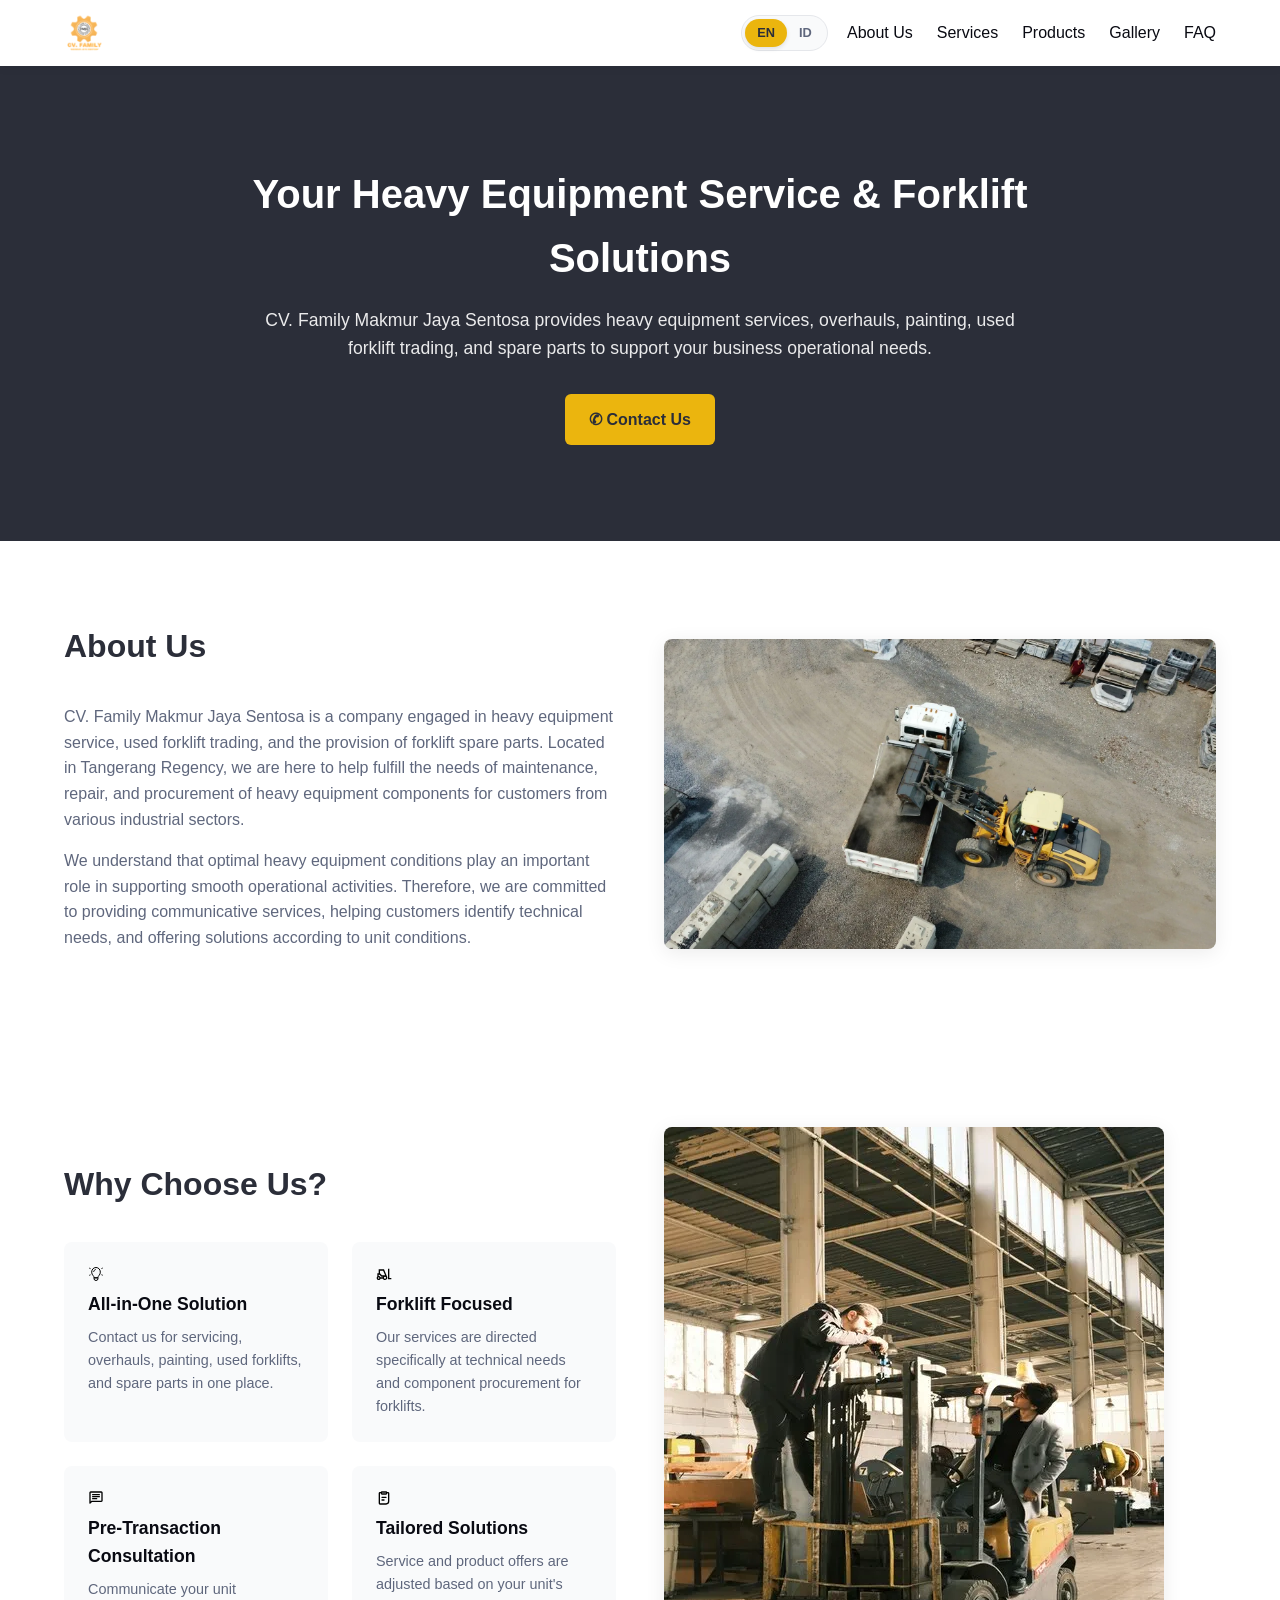
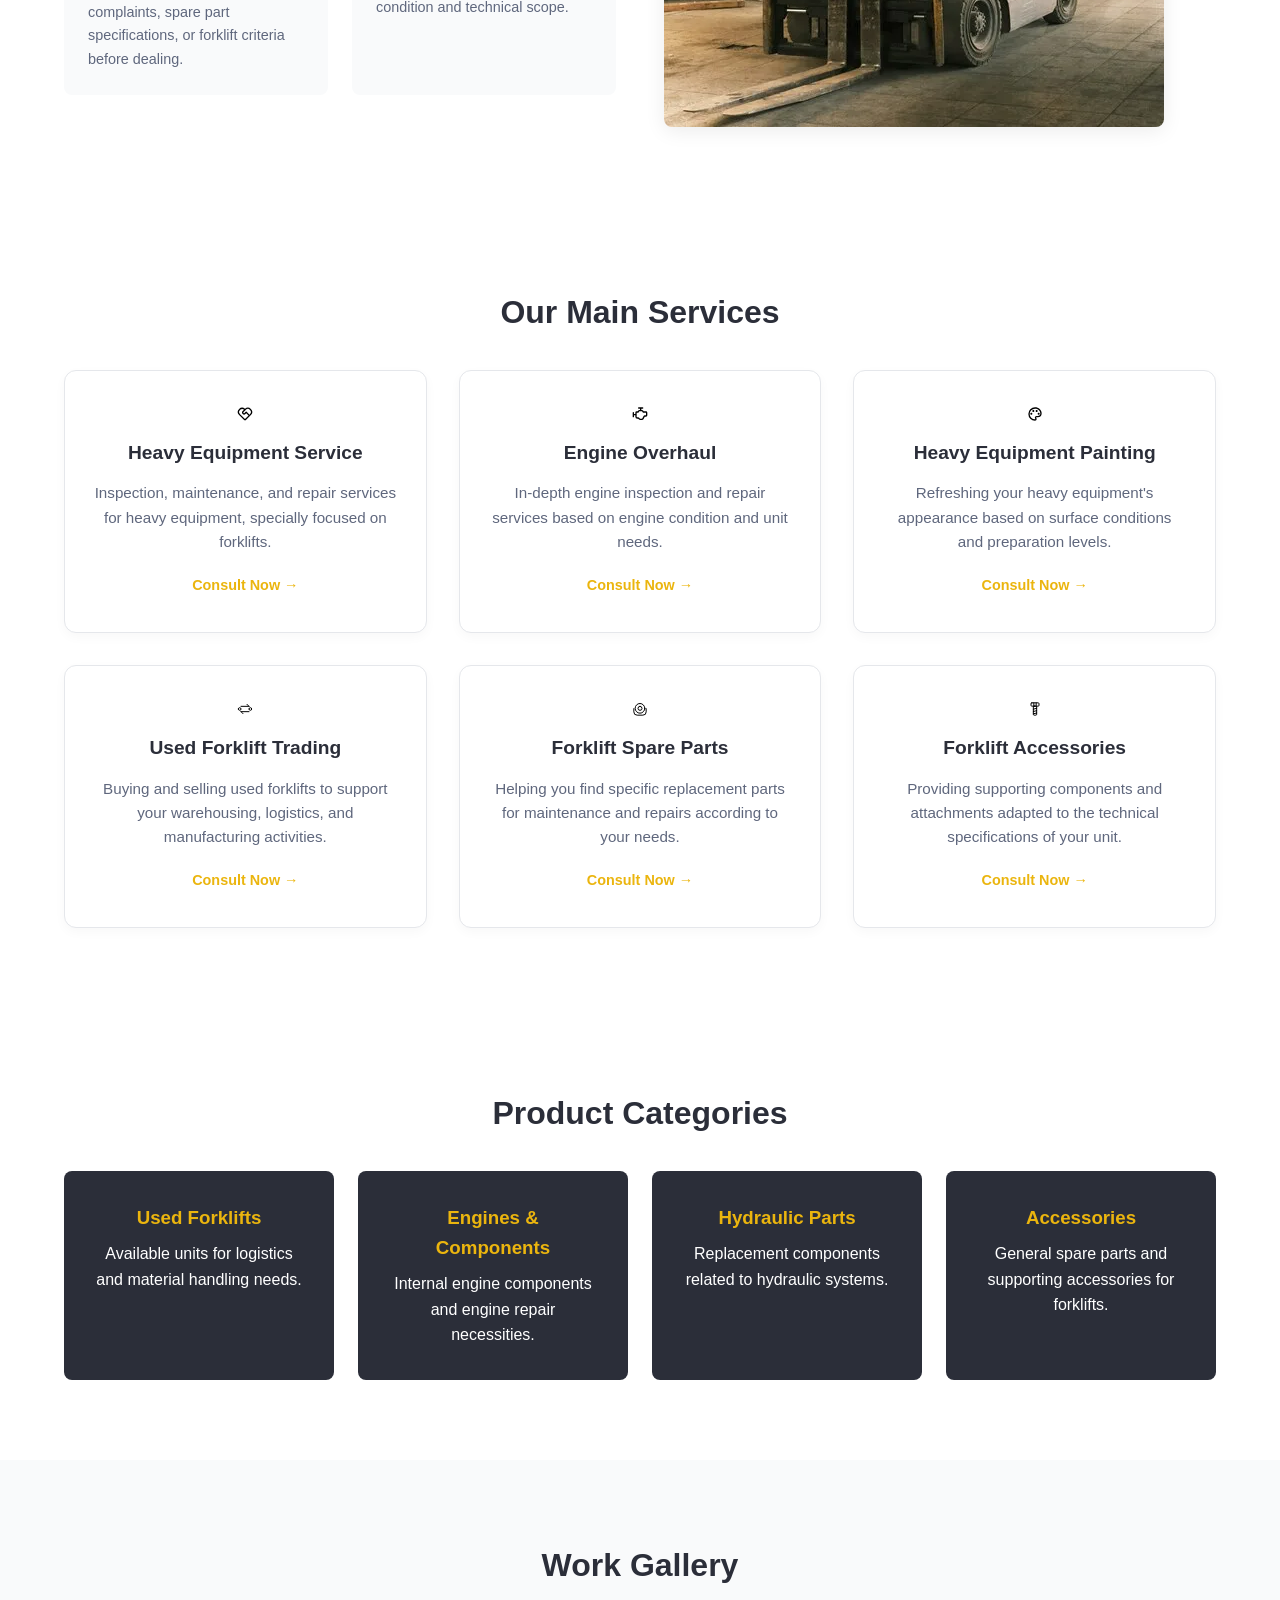
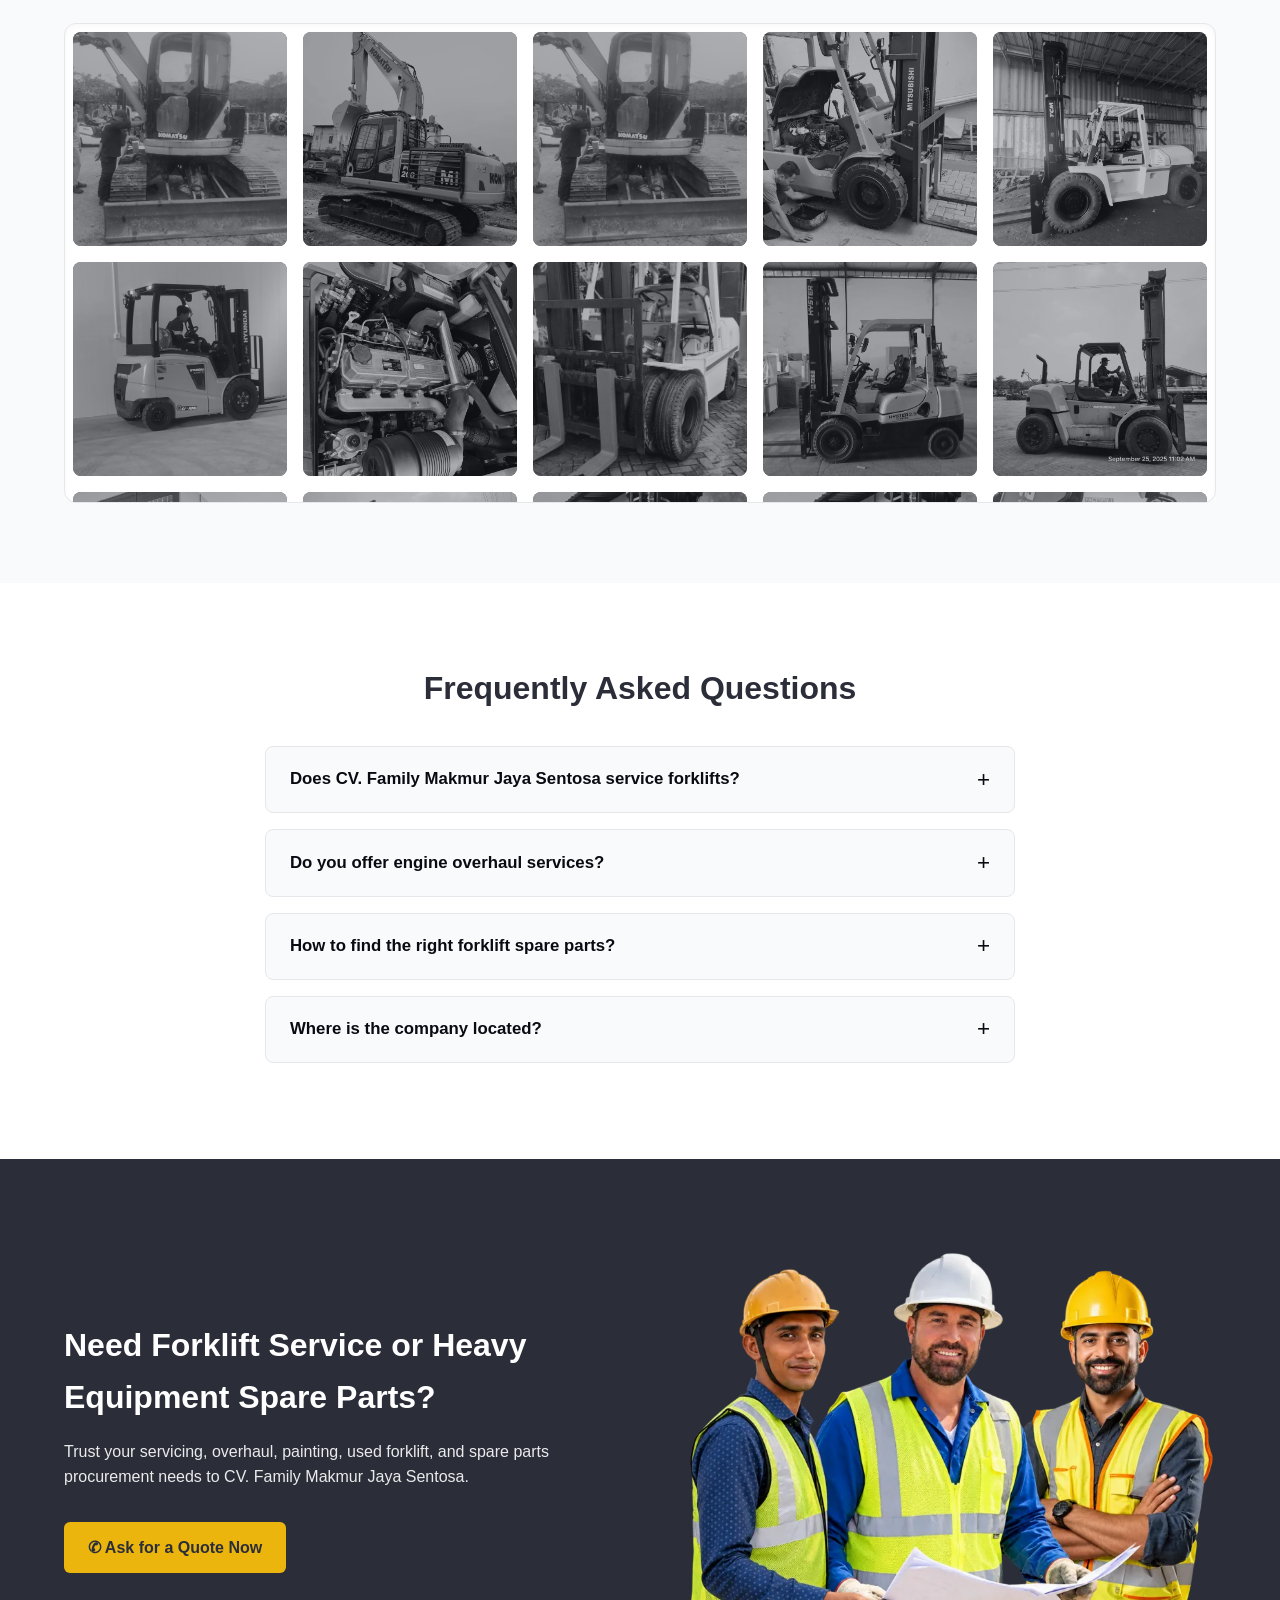
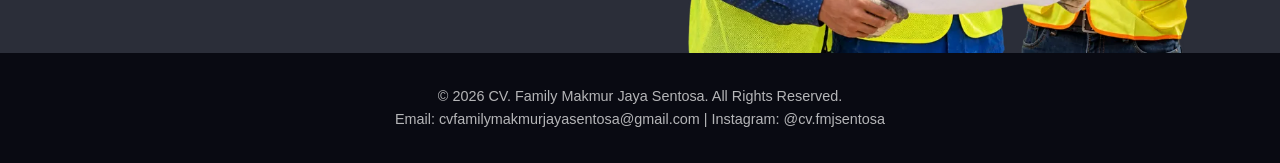
<file: public/index.html>
<!DOCTYPE html>
<html lang="en">
<head>
    <meta charset="UTF-8">
    <meta name="viewport" content="width=device-width, initial-scale=1.0">
    <link rel="icon" type="image/svg+xml" href="assets/icons/logo.svg">
    <title>CV Family Makmur Jaya Sentosa | Servis Forklift Tangerang</title>
    <meta name="description" content="CV. Family Makmur Jaya Sentosa provides heavy equipment service, engine overhaul, painting, used forklift trading, and forklift spare parts in the Tangerang area.">
    <link rel="stylesheet" href="css/main.css">
</head>
<body>
    <header class="site-header">
        <div class="container nav-wrapper">
            <a href="#" class="logo">
                <img src="assets/icons/logo.svg" alt="Logo">
            </a>

            <div class="header-right">
                <div class="lang-switch">
                    <a href="index.html" class="lang-btn active">EN</a>
                    <a href="id.html" class="lang-btn">ID</a>
                </div>

                <input type="checkbox" id="menu-toggle" class="menu-toggle">
                <label for="menu-toggle" class="menu-icon">&#9776;</label>

                <nav class="main-nav">
                    <ul>
                        <li><a href="#about">About Us</a></li>
                        <li><a href="#services">Services</a></li>
                        <li><a href="#products">Products</a></li>
                        <li><a href="#gallery">Gallery</a></li>
                        <li><a href="#faq">FAQ</a></li>
                    </ul>
                </nav>
            </div>
        </div>
    </header>

    <main>
        <section id="hero" class="hero-section">
            <div class="container hero-content">
                <h1 class="hero-title">Your Heavy Equipment Service & Forklift Solutions</h1>
                <p class="hero-subtitle">CV. Family Makmur Jaya Sentosa provides heavy equipment services, overhauls, painting, used forklift trading, and spare parts to support your business operational needs.</p>
                <a href="https://wa.me/6281315165857" class="btn btn-primary" target="_blank" rel="noopener noreferrer">
                    <span class="icon">&#9990;</span> Contact Us
                </a>
            </div>
        </section>

        <section id="about" class="about-section">
            <div class="container about-wrapper">
                <div class="about-content">
                    <h2 class="section-title">About Us</h2>
                    <p class="about-desc">CV. Family Makmur Jaya Sentosa is a company engaged in heavy equipment service, used forklift trading, and the provision of forklift spare parts. Located in Tangerang Regency, we are here to help fulfill the needs of maintenance, repair, and procurement of heavy equipment components for customers from various industrial sectors.</p>
                    <p class="about-desc">We understand that optimal heavy equipment conditions play an important role in supporting smooth operational activities. Therefore, we are committed to providing communicative services, helping customers identify technical needs, and offering solutions according to unit conditions.</p>
                </div>
                <div class="about-image">
                    <img src="assets/images/about.webp" alt="About CV Family Makmur Jaya Sentosa">
                </div>
            </div>
        </section>

        <section id="features" class="features-section">
            <div class="container features-wrapper">
                <div class="features-content">
                    <h2 class="section-title">Why Choose Us?</h2>
                    <div class="features-grid">
                        <div class="feature-card">
                            <div class="feature-icon"><img src="assets/icons/idea.svg" alt="Idea"></div>
                            <h3 class="feature-title">All-in-One Solution</h3>
                            <p class="feature-desc">Contact us for servicing, overhauls, painting, used forklifts, and spare parts in one place.</p>
                        </div>
                        <div class="feature-card">
                            <div class="feature-icon"><img src="assets/icons/forklift.svg" alt="Forklift"></div>
                            <h3 class="feature-title">Forklift Focused</h3>
                            <p class="feature-desc">Our services are directed specifically at technical needs and component procurement for forklifts.</p>
                        </div>
                        <div class="feature-card">
                            <div class="feature-icon"><img src="assets/icons/chat.svg" alt="Chat"></div>
                            <h3 class="feature-title">Pre-Transaction Consultation</h3>
                            <p class="feature-desc">Communicate your unit complaints, spare part specifications, or forklift criteria before dealing.</p>
                        </div>
                        <div class="feature-card">
                            <div class="feature-icon"><img src="assets/icons/clipboard.svg" alt="Clipboard"></div>
                            <h3 class="feature-title">Tailored Solutions</h3>
                            <p class="feature-desc">Service and product offers are adjusted based on your unit's condition and technical scope.</p>
                        </div>
                    </div>
                </div>
                <div class="features-image">
                    <img src="assets/images/construction-work.webp" alt="Construction Work">
                </div>
            </div>
        </section>

        <section id="services" class="services-section">
            <div class="container">
                <h2 class="section-title text-center">Our Main Services</h2>
                <div class="services-grid">
                    <div class="service-card">
                        <div class="service-icon"><img src="assets/icons/service.svg" alt="Service"></div>
                        <h3 class="service-title">Heavy Equipment Service</h3>
                        <p class="service-desc">Inspection, maintenance, and repair services for heavy equipment, specially focused on forklifts.</p>
                        <a href="https://wa.me/6281315165857" class="service-link" target="_blank" rel="noopener noreferrer">Consult Now &rarr;</a>
                    </div>
                    <div class="service-card">
                        <div class="service-icon"><img src="assets/icons/engine.svg" alt="Engine"></div>
                        <h3 class="service-title">Engine Overhaul</h3>
                        <p class="service-desc">In-depth engine inspection and repair services based on engine condition and unit needs.</p>
                        <a href="https://wa.me/6281315165857" class="service-link" target="_blank" rel="noopener noreferrer">Consult Now &rarr;</a>
                    </div>
                    <div class="service-card">
                        <div class="service-icon"><img src="assets/icons/paint.svg" alt="Paint"></div>
                        <h3 class="service-title">Heavy Equipment Painting</h3>
                        <p class="service-desc">Refreshing your heavy equipment's appearance based on surface conditions and preparation levels.</p>
                        <a href="https://wa.me/6281315165857" class="service-link" target="_blank" rel="noopener noreferrer">Consult Now &rarr;</a>
                    </div>
                    <div class="service-card">
                        <div class="service-icon"><img src="assets/icons/trade.svg" alt="Trade"></div>
                        <h3 class="service-title">Used Forklift Trading</h3>
                        <p class="service-desc">Buying and selling used forklifts to support your warehousing, logistics, and manufacturing activities.</p>
                        <a href="https://wa.me/6281315165857" class="service-link" target="_blank" rel="noopener noreferrer">Consult Now &rarr;</a>
                    </div>
                    <div class="service-card">
                        <div class="service-icon"><img src="assets/icons/tire.svg" alt="Tire"></div>
                        <h3 class="service-title">Forklift Spare Parts</h3>
                        <p class="service-desc">Helping you find specific replacement parts for maintenance and repairs according to your needs.</p>
                        <a href="https://wa.me/6281315165857" class="service-link" target="_blank" rel="noopener noreferrer">Consult Now &rarr;</a>
                    </div>
                    <div class="service-card">
                        <div class="service-icon"><img src="assets/icons/bolt.svg" alt="Bolt"></div>
                        <h3 class="service-title">Forklift Accessories</h3>
                        <p class="service-desc">Providing supporting components and attachments adapted to the technical specifications of your unit.</p>
                        <a href="https://wa.me/6281315165857" class="service-link" target="_blank" rel="noopener noreferrer">Consult Now &rarr;</a>
                    </div>
                </div>
            </div>
        </section>

        <section id="products" class="products-section">
            <div class="container">
                <h2 class="section-title text-center">Product Categories</h2>
                <div class="products-grid">
                    <div class="product-card">
                        <h3 class="product-title">Used Forklifts</h3>
                        <p class="product-desc">Available units for logistics and material handling needs.</p>
                    </div>
                    <div class="product-card">
                        <h3 class="product-title">Engines & Components</h3>
                        <p class="product-desc">Internal engine components and engine repair necessities.</p>
                    </div>
                    <div class="product-card">
                        <h3 class="product-title">Hydraulic Parts</h3>
                        <p class="product-desc">Replacement components related to hydraulic systems.</p>
                    </div>
                    <div class="product-card">
                        <h3 class="product-title">Accessories</h3>
                        <p class="product-desc">General spare parts and supporting accessories for forklifts.</p>
                    </div>
                </div>
            </div>
        </section>

        <!-- Compact Scrollable Gallery with 21 Placeholders -->
        <section id="gallery" class="gallery-section bg-light">
            <div class="container">
                <h2 class="section-title text-center">Work Gallery</h2>
                <div class="gallery-scroll-box">
                    <div class="gallery-grid">
                        <div class="gallery-item"><img src="assets/images/portfolio/01.webp" alt="Gallery 1"></div>
                        <div class="gallery-item"><img src="assets/images/portfolio/02.webp" alt="Gallery 2"></div>
                        <div class="gallery-item"><img src="assets/images/portfolio/03.webp" alt="Gallery 3"></div>
                        <div class="gallery-item"><img src="assets/images/portfolio/04.webp" alt="Gallery 4"></div>
                        <div class="gallery-item"><img src="assets/images/portfolio/05.webp" alt="Gallery 5"></div>
                        <div class="gallery-item"><img src="assets/images/portfolio/06.webp" alt="Gallery 6"></div>
                        <div class="gallery-item"><img src="assets/images/portfolio/07.webp" alt="Gallery 7"></div>
                        <div class="gallery-item"><img src="assets/images/portfolio/08.webp" alt="Gallery 8"></div>
                        <div class="gallery-item"><img src="assets/images/portfolio/09.webp" alt="Gallery 9"></div>
                        <div class="gallery-item"><img src="assets/images/portfolio/10.webp" alt="Gallery 10"></div>
                        <div class="gallery-item"><img src="assets/images/portfolio/11.webp" alt="Gallery 11"></div>
                        <div class="gallery-item"><img src="assets/images/portfolio/12.webp" alt="Gallery 12"></div>
                        <div class="gallery-item"><img src="assets/images/portfolio/13.webp" alt="Gallery 13"></div>
                        <div class="gallery-item"><img src="assets/images/portfolio/14.webp" alt="Gallery 14"></div>
                        <div class="gallery-item"><img src="assets/images/portfolio/15.webp" alt="Gallery 15"></div>
                        <div class="gallery-item"><img src="assets/images/portfolio/16.webp" alt="Gallery 16"></div>
                        <div class="gallery-item"><img src="assets/images/portfolio/17.webp" alt="Gallery 17"></div>
                        <div class="gallery-item"><img src="assets/images/portfolio/18.webp" alt="Gallery 18"></div>
                        <div class="gallery-item"><img src="assets/images/portfolio/19.webp" alt="Gallery 19"></div>
                        <div class="gallery-item"><img src="assets/images/portfolio/20.webp" alt="Gallery 20"></div>
                    </div>
                </div>
            </div>
        </section>

        <!-- Pure CSS Smooth Accordion FAQ -->
        <section id="faq" class="faq-section">
            <div class="container faq-wrapper">
                <h2 class="section-title text-center">Frequently Asked Questions</h2>
                <div class="faq-list">

                    <div class="faq-item">
                        <input type="checkbox" id="faq-1" class="faq-toggle">
                        <label for="faq-1" class="faq-question">
                            <span>Does CV. Family Makmur Jaya Sentosa service forklifts?</span>
                            <span class="faq-icon">+</span>
                        </label>
                        <div class="faq-answer">
                            <div class="faq-answer-inner">
                                <p>Yes. We provide heavy equipment servicing, including forklift maintenance and repairs. Details must be consulted first.</p>
                            </div>
                        </div>
                    </div>

                    <div class="faq-item">
                        <input type="checkbox" id="faq-2" class="faq-toggle">
                        <label for="faq-2" class="faq-question">
                            <span>Do you offer engine overhaul services?</span>
                            <span class="faq-icon">+</span>
                        </label>
                        <div class="faq-answer">
                            <div class="faq-answer-inner">
                                <p>Yes. Overhaul services are available. The type of work and estimated costs are determined based on unit condition and inspection results.</p>
                            </div>
                        </div>
                    </div>

                    <div class="faq-item">
                        <input type="checkbox" id="faq-3" class="faq-toggle">
                        <label for="faq-3" class="faq-question">
                            <span>How to find the right forklift spare parts?</span>
                            <span class="faq-icon">+</span>
                        </label>
                        <div class="faq-answer">
                            <div class="faq-answer-inner">
                                <p>Prepare information on the brand and model of the forklift, unit serial number if available, and photos or component codes to help us identify your needs.</p>
                            </div>
                        </div>
                    </div>

                    <div class="faq-item">
                        <input type="checkbox" id="faq-4" class="faq-toggle">
                        <label for="faq-4" class="faq-question">
                            <span>Where is the company located?</span>
                            <span class="faq-icon">+</span>
                        </label>
                        <div class="faq-answer">
                            <div class="faq-answer-inner">
                                <p>We are located at Perumahan Nirwana Curug 2, Blok G2 No. 10, RT 05/RW 09, Panongan, Ciakar, Tangerang Regency.</p>
                            </div>
                        </div>
                    </div>

                </div>
            </div>
        </section>

        <section id="contact" class="cta-section">
            <div class="container cta-wrapper">
                <div class="cta-content">
                    <h2 class="cta-title">Need Forklift Service or Heavy Equipment Spare Parts?</h2>
                    <p class="cta-desc">Trust your servicing, overhaul, painting, used forklift, and spare parts procurement needs to CV. Family Makmur Jaya Sentosa.</p>
                    <a href="https://wa.me/6281315165857" class="btn btn-primary" target="_blank" rel="noopener noreferrer">
                        <span class="icon">&#9990;</span> Ask for a Quote Now
                    </a>
                </div>
                <div class="cta-image">
                    <img src="assets/images/construction-team.webp" alt="Construction Team">
                </div>
            </div>
        </section>
    </main>

    <footer class="site-footer">
        <div class="container text-center">
            <p>&copy; 2026 CV. Family Makmur Jaya Sentosa. All Rights Reserved.</p>
            <p>Email: cvfamilymakmurjayasentosa@gmail.com | Instagram: @cv.fmjsentosa</p>
        </div>
    </footer>
</body>
</html>
</file>
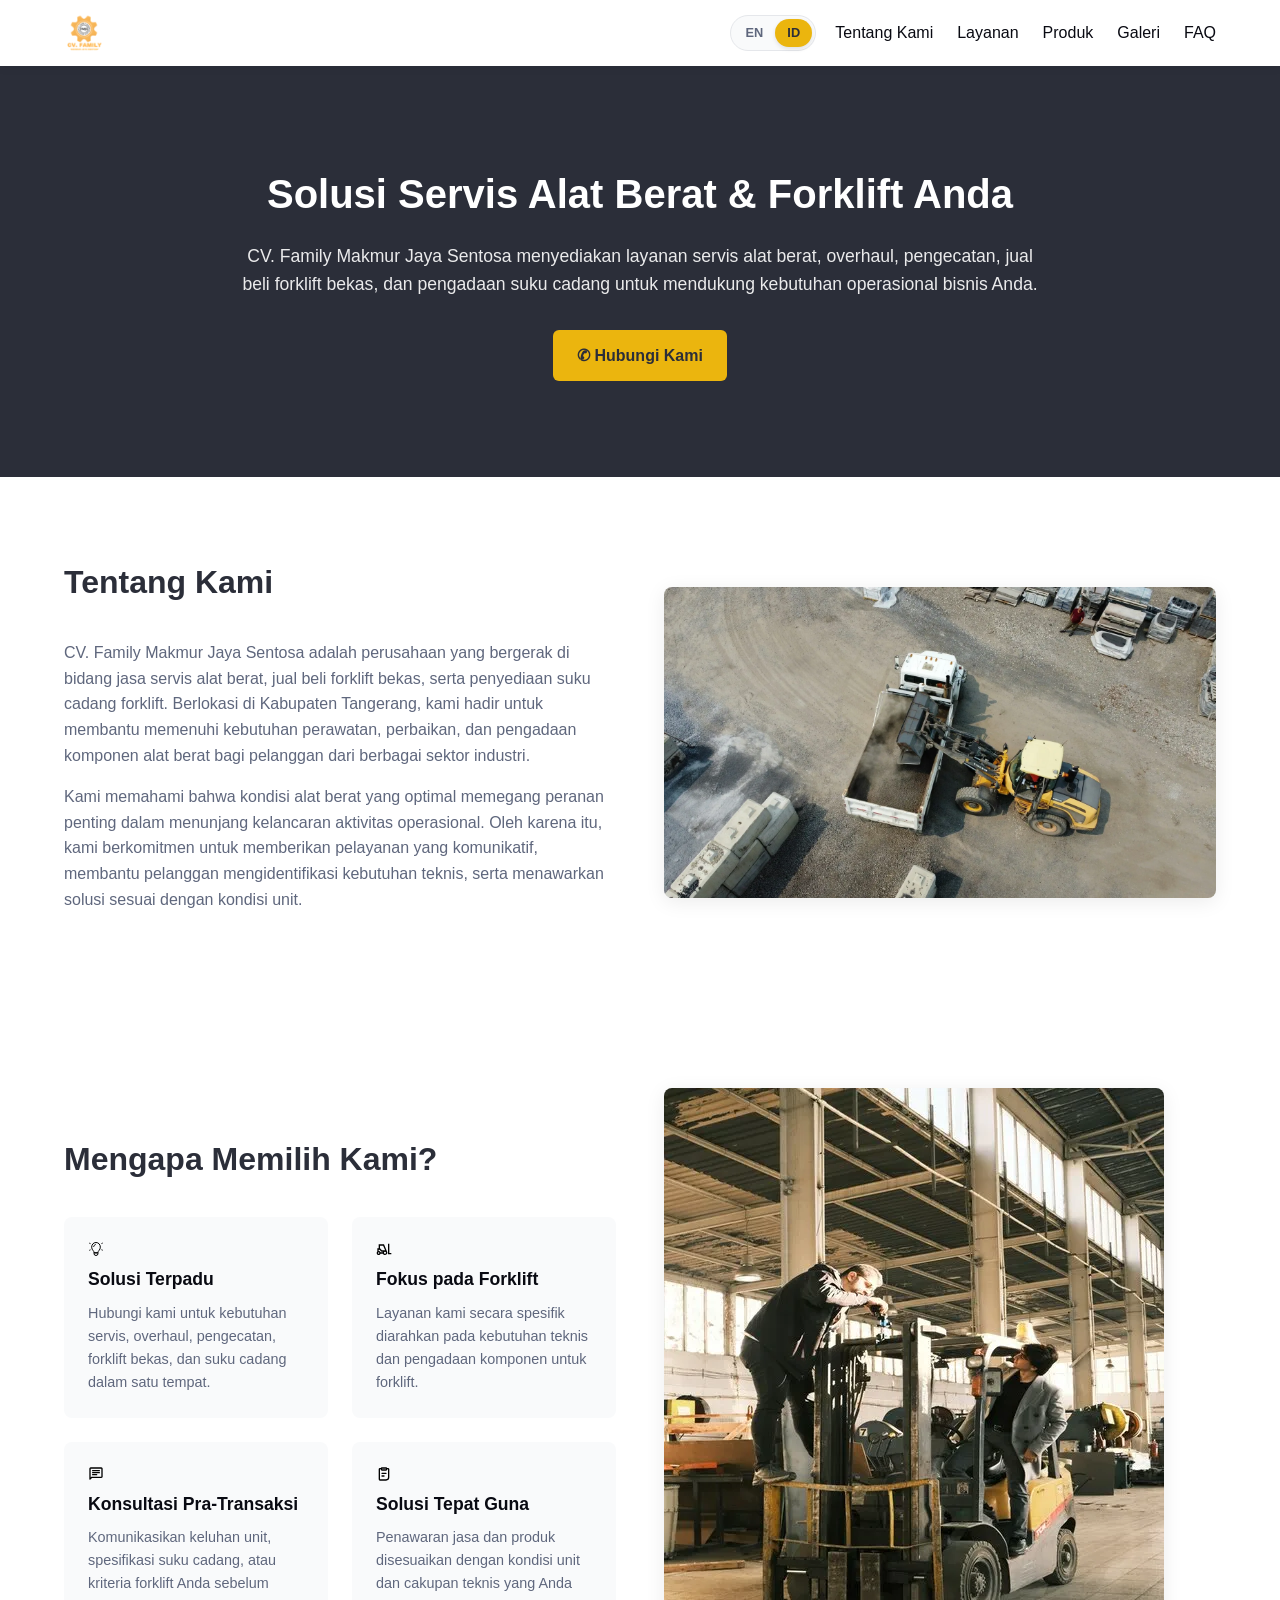
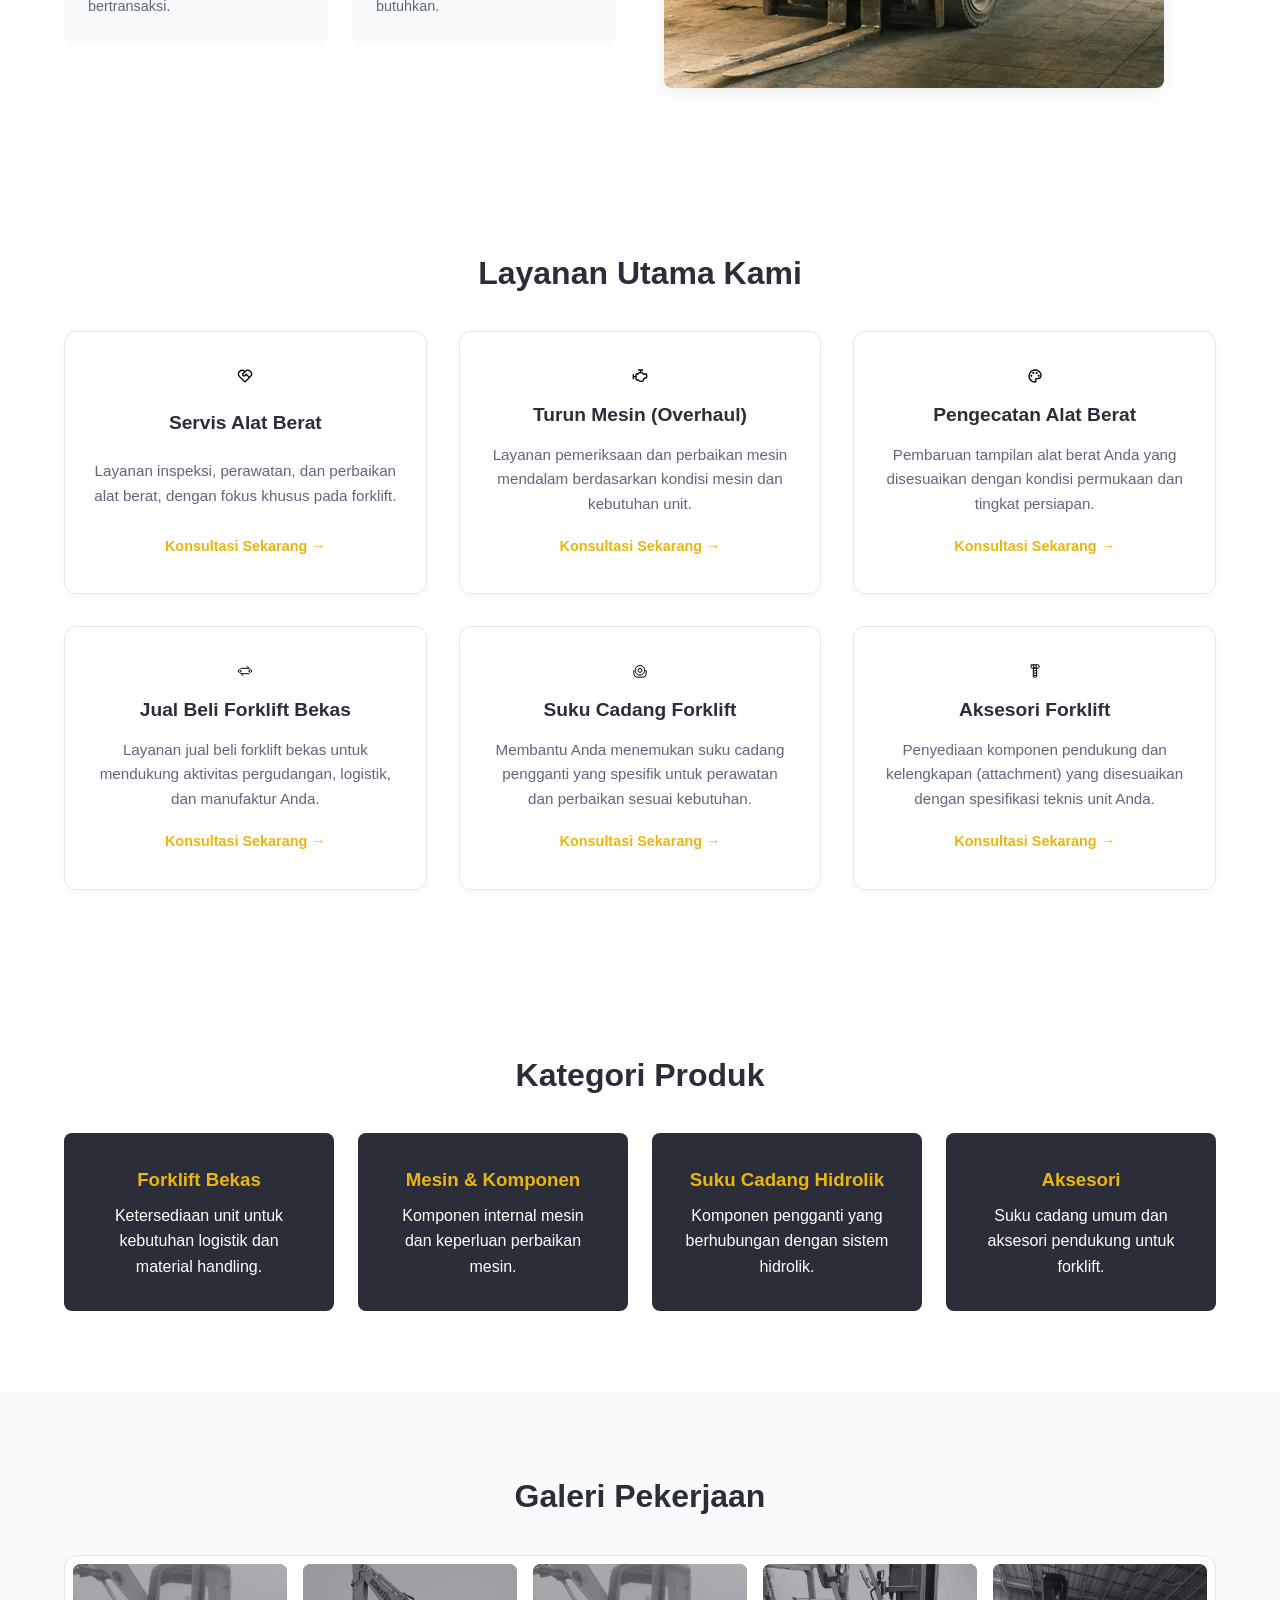
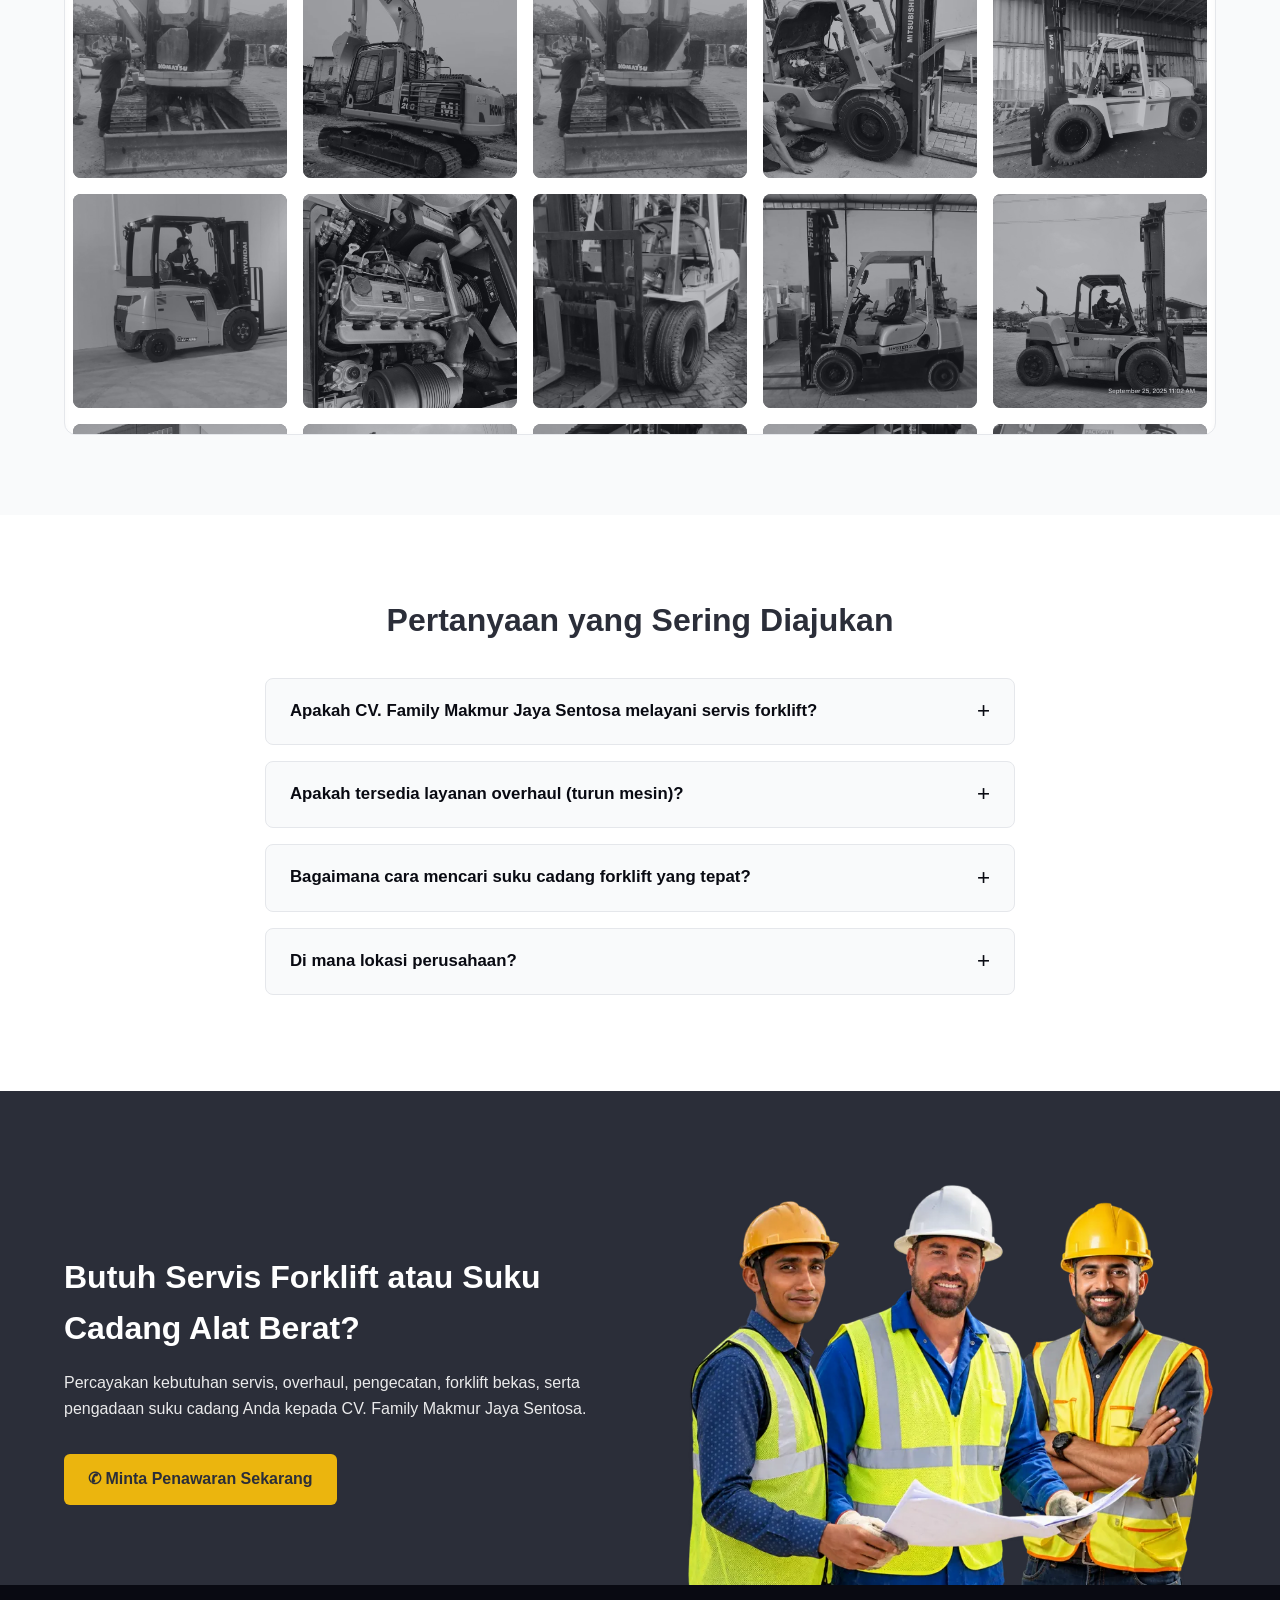
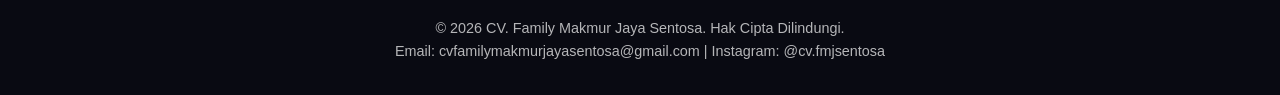
<file: public/id.html>
<!DOCTYPE html>
<html lang="id">
<head>
    <meta charset="UTF-8">
    <meta name="viewport" content="width=device-width, initial-scale=1.0">
    <link rel="icon" type="image/svg+xml" href="assets/icons/logo.svg">
    <title>CV Family Makmur Jaya Sentosa | Servis Forklift Tangerang</title>
    <meta name="description" content="CV. Family Makmur Jaya Sentosa melayani servis alat berat, turun mesin (overhaul), pengecatan, jual beli forklift bekas, dan suku cadang forklift di wilayah Tangerang.">
    <link rel="stylesheet" href="css/main.css">
</head>
<body>
    <header class="site-header">
        <div class="container nav-wrapper">
            <a href="#" class="logo">
                <img src="assets/icons/logo.svg" alt="Logo">
            </a>

            <div class="header-right">
                <div class="lang-switch">
                    <a href="index.html" class="lang-btn">EN</a>
                    <a href="id.html" class="lang-btn active">ID</a>
                </div>

                <input type="checkbox" id="menu-toggle" class="menu-toggle">
                <label for="menu-toggle" class="menu-icon">&#9776;</label>

                <nav class="main-nav">
                    <ul>
                        <li><a href="#about">Tentang Kami</a></li>
                        <li><a href="#services">Layanan</a></li>
                        <li><a href="#products">Produk</a></li>
                        <li><a href="#gallery">Galeri</a></li>
                        <li><a href="#faq">FAQ</a></li>
                    </ul>
                </nav>
            </div>
        </div>
    </header>

    <main>
        <section id="hero" class="hero-section">
            <div class="container hero-content">
                <h1 class="hero-title">Solusi Servis Alat Berat & Forklift Anda</h1>
                <p class="hero-subtitle">CV. Family Makmur Jaya Sentosa menyediakan layanan servis alat berat, overhaul, pengecatan, jual beli forklift bekas, dan pengadaan suku cadang untuk mendukung kebutuhan operasional bisnis Anda.</p>
                <a href="https://wa.me/6281315165857" class="btn btn-primary" target="_blank" rel="noopener noreferrer">
                    <span class="icon">&#9990;</span> Hubungi Kami
                </a>
            </div>
        </section>

        <section id="about" class="about-section">
            <div class="container about-wrapper">
                <div class="about-content">
                    <h2 class="section-title">Tentang Kami</h2>
                    <p class="about-desc">CV. Family Makmur Jaya Sentosa adalah perusahaan yang bergerak di bidang jasa servis alat berat, jual beli forklift bekas, serta penyediaan suku cadang forklift. Berlokasi di Kabupaten Tangerang, kami hadir untuk membantu memenuhi kebutuhan perawatan, perbaikan, dan pengadaan komponen alat berat bagi pelanggan dari berbagai sektor industri.</p>
                    <p class="about-desc">Kami memahami bahwa kondisi alat berat yang optimal memegang peranan penting dalam menunjang kelancaran aktivitas operasional. Oleh karena itu, kami berkomitmen untuk memberikan pelayanan yang komunikatif, membantu pelanggan mengidentifikasi kebutuhan teknis, serta menawarkan solusi sesuai dengan kondisi unit.</p>
                </div>
                <div class="about-image">
                    <img src="assets/images/about.webp" alt="Tentang CV Family Makmur Jaya Sentosa">
                </div>
            </div>
        </section>

        <section id="features" class="features-section">
            <div class="container features-wrapper">
                <div class="features-content">
                    <h2 class="section-title">Mengapa Memilih Kami?</h2>
                    <div class="features-grid">
                        <div class="feature-card">
                            <div class="feature-icon"><img src="assets/icons/idea.svg" alt="Ide"></div>
                            <h3 class="feature-title">Solusi Terpadu</h3>
                            <p class="feature-desc">Hubungi kami untuk kebutuhan servis, overhaul, pengecatan, forklift bekas, dan suku cadang dalam satu tempat.</p>
                        </div>
                        <div class="feature-card">
                            <div class="feature-icon"><img src="assets/icons/forklift.svg" alt="Forklift"></div>
                            <h3 class="feature-title">Fokus pada Forklift</h3>
                            <p class="feature-desc">Layanan kami secara spesifik diarahkan pada kebutuhan teknis dan pengadaan komponen untuk forklift.</p>
                        </div>
                        <div class="feature-card">
                            <div class="feature-icon"><img src="assets/icons/chat.svg" alt="Konsultasi"></div>
                            <h3 class="feature-title">Konsultasi Pra-Transaksi</h3>
                            <p class="feature-desc">Komunikasikan keluhan unit, spesifikasi suku cadang, atau kriteria forklift Anda sebelum bertransaksi.</p>
                        </div>
                        <div class="feature-card">
                            <div class="feature-icon"><img src="assets/icons/clipboard.svg" alt="Papan Klip"></div>
                            <h3 class="feature-title">Solusi Tepat Guna</h3>
                            <p class="feature-desc">Penawaran jasa dan produk disesuaikan dengan kondisi unit dan cakupan teknis yang Anda butuhkan.</p>
                        </div>
                    </div>
                </div>
                <div class="features-image">
                    <img src="assets/images/construction-work.webp" alt="Pekerjaan Konstruksi">
                </div>
            </div>
        </section>

        <section id="services" class="services-section">
            <div class="container">
                <h2 class="section-title text-center">Layanan Utama Kami</h2>
                <div class="services-grid">
                    <div class="service-card">
                        <div class="service-icon"><img src="assets/icons/service.svg" alt="Servis"></div>
                        <h3 class="service-title">Servis Alat Berat</h3>
                        <p class="service-desc">Layanan inspeksi, perawatan, dan perbaikan alat berat, dengan fokus khusus pada forklift.</p>
                        <a href="https://wa.me/6281315165857" class="service-link" target="_blank" rel="noopener noreferrer">Konsultasi Sekarang &rarr;</a>
                    </div>
                    <div class="service-card">
                        <div class="service-icon"><img src="assets/icons/engine.svg" alt="Mesin"></div>
                        <h3 class="service-title">Turun Mesin (Overhaul)</h3>
                        <p class="service-desc">Layanan pemeriksaan dan perbaikan mesin mendalam berdasarkan kondisi mesin dan kebutuhan unit.</p>
                        <a href="https://wa.me/6281315165857" class="service-link" target="_blank" rel="noopener noreferrer">Konsultasi Sekarang &rarr;</a>
                    </div>
                    <div class="service-card">
                        <div class="service-icon"><img src="assets/icons/paint.svg" alt="Cat"></div>
                        <h3 class="service-title">Pengecatan Alat Berat</h3>
                        <p class="service-desc">Pembaruan tampilan alat berat Anda yang disesuaikan dengan kondisi permukaan dan tingkat persiapan.</p>
                        <a href="https://wa.me/6281315165857" class="service-link" target="_blank" rel="noopener noreferrer">Konsultasi Sekarang &rarr;</a>
                    </div>
                    <div class="service-card">
                        <div class="service-icon"><img src="assets/icons/trade.svg" alt="Tukar Tambah"></div>
                        <h3 class="service-title">Jual Beli Forklift Bekas</h3>
                        <p class="service-desc">Layanan jual beli forklift bekas untuk mendukung aktivitas pergudangan, logistik, dan manufaktur Anda.</p>
                        <a href="https://wa.me/6281315165857" class="service-link" target="_blank" rel="noopener noreferrer">Konsultasi Sekarang &rarr;</a>
                    </div>
                    <div class="service-card">
                        <div class="service-icon"><img src="assets/icons/tire.svg" alt="Ban"></div>
                        <h3 class="service-title">Suku Cadang Forklift</h3>
                        <p class="service-desc">Membantu Anda menemukan suku cadang pengganti yang spesifik untuk perawatan dan perbaikan sesuai kebutuhan.</p>
                        <a href="https://wa.me/6281315165857" class="service-link" target="_blank" rel="noopener noreferrer">Konsultasi Sekarang &rarr;</a>
                    </div>
                    <div class="service-card">
                        <div class="service-icon"><img src="assets/icons/bolt.svg" alt="Baut"></div>
                        <h3 class="service-title">Aksesori Forklift</h3>
                        <p class="service-desc">Penyediaan komponen pendukung dan kelengkapan (attachment) yang disesuaikan dengan spesifikasi teknis unit Anda.</p>
                        <a href="https://wa.me/6281315165857" class="service-link" target="_blank" rel="noopener noreferrer">Konsultasi Sekarang &rarr;</a>
                    </div>
                </div>
            </div>
        </section>

        <section id="products" class="products-section">
            <div class="container">
                <h2 class="section-title text-center">Kategori Produk</h2>
                <div class="products-grid">
                    <div class="product-card">
                        <h3 class="product-title">Forklift Bekas</h3>
                        <p class="product-desc">Ketersediaan unit untuk kebutuhan logistik dan material handling.</p>
                    </div>
                    <div class="product-card">
                        <h3 class="product-title">Mesin & Komponen</h3>
                        <p class="product-desc">Komponen internal mesin dan keperluan perbaikan mesin.</p>
                    </div>
                    <div class="product-card">
                        <h3 class="product-title">Suku Cadang Hidrolik</h3>
                        <p class="product-desc">Komponen pengganti yang berhubungan dengan sistem hidrolik.</p>
                    </div>
                    <div class="product-card">
                        <h3 class="product-title">Aksesori</h3>
                        <p class="product-desc">Suku cadang umum dan aksesori pendukung untuk forklift.</p>
                    </div>
                </div>
            </div>
        </section>

        <section id="gallery" class="gallery-section bg-light">
            <div class="container">
                <h2 class="section-title text-center">Galeri Pekerjaan</h2>
                <div class="gallery-scroll-box">
                    <div class="gallery-grid">
                        <div class="gallery-item"><img src="assets/images/portfolio/01.webp" alt="Galeri 1"></div>
                        <div class="gallery-item"><img src="assets/images/portfolio/02.webp" alt="Galeri 2"></div>
                        <div class="gallery-item"><img src="assets/images/portfolio/03.webp" alt="Galeri 3"></div>
                        <div class="gallery-item"><img src="assets/images/portfolio/04.webp" alt="Galeri 4"></div>
                        <div class="gallery-item"><img src="assets/images/portfolio/05.webp" alt="Galeri 5"></div>
                        <div class="gallery-item"><img src="assets/images/portfolio/06.webp" alt="Galeri 6"></div>
                        <div class="gallery-item"><img src="assets/images/portfolio/07.webp" alt="Galeri 7"></div>
                        <div class="gallery-item"><img src="assets/images/portfolio/08.webp" alt="Galeri 8"></div>
                        <div class="gallery-item"><img src="assets/images/portfolio/09.webp" alt="Galeri 9"></div>
                        <div class="gallery-item"><img src="assets/images/portfolio/10.webp" alt="Galeri 10"></div>
                        <div class="gallery-item"><img src="assets/images/portfolio/11.webp" alt="Galeri 11"></div>
                        <div class="gallery-item"><img src="assets/images/portfolio/12.webp" alt="Galeri 12"></div>
                        <div class="gallery-item"><img src="assets/images/portfolio/13.webp" alt="Galeri 13"></div>
                        <div class="gallery-item"><img src="assets/images/portfolio/14.webp" alt="Galeri 14"></div>
                        <div class="gallery-item"><img src="assets/images/portfolio/15.webp" alt="Galeri 15"></div>
                        <div class="gallery-item"><img src="assets/images/portfolio/16.webp" alt="Galeri 16"></div>
                        <div class="gallery-item"><img src="assets/images/portfolio/17.webp" alt="Galeri 17"></div>
                        <div class="gallery-item"><img src="assets/images/portfolio/18.webp" alt="Galeri 18"></div>
                        <div class="gallery-item"><img src="assets/images/portfolio/19.webp" alt="Galeri 19"></div>
                        <div class="gallery-item"><img src="assets/images/portfolio/20.webp" alt="Galeri 20"></div>
                    </div>
                </div>
            </div>
        </section>

        <section id="faq" class="faq-section">
            <div class="container faq-wrapper">
                <h2 class="section-title text-center">Pertanyaan yang Sering Diajukan</h2>
                <div class="faq-list">

                    <div class="faq-item">
                        <input type="checkbox" id="faq-1" class="faq-toggle">
                        <label for="faq-1" class="faq-question">
                            <span>Apakah CV. Family Makmur Jaya Sentosa melayani servis forklift?</span>
                            <span class="faq-icon">+</span>
                        </label>
                        <div class="faq-answer">
                            <div class="faq-answer-inner">
                                <p>Ya. Kami menyediakan layanan servis alat berat, termasuk perawatan dan perbaikan forklift. Detail pengerjaan dapat dikonsultasikan terlebih dahulu.</p>
                            </div>
                        </div>
                    </div>

                    <div class="faq-item">
                        <input type="checkbox" id="faq-2" class="faq-toggle">
                        <label for="faq-2" class="faq-question">
                            <span>Apakah tersedia layanan overhaul (turun mesin)?</span>
                            <span class="faq-icon">+</span>
                        </label>
                        <div class="faq-answer">
                            <div class="faq-answer-inner">
                                <p>Ya. Layanan overhaul tersedia. Jenis pekerjaan dan estimasi biaya akan ditentukan berdasarkan kondisi unit dan hasil inspeksi.</p>
                            </div>
                        </div>
                    </div>

                    <div class="faq-item">
                        <input type="checkbox" id="faq-3" class="faq-toggle">
                        <label for="faq-3" class="faq-question">
                            <span>Bagaimana cara mencari suku cadang forklift yang tepat?</span>
                            <span class="faq-icon">+</span>
                        </label>
                        <div class="faq-answer">
                            <div class="faq-answer-inner">
                                <p>Siapkan informasi mengenai merek dan tipe forklift, nomor seri unit jika ada, serta foto atau kode komponen untuk membantu kami mengidentifikasi kebutuhan Anda.</p>
                            </div>
                        </div>
                    </div>

                    <div class="faq-item">
                        <input type="checkbox" id="faq-4" class="faq-toggle">
                        <label for="faq-4" class="faq-question">
                            <span>Di mana lokasi perusahaan?</span>
                            <span class="faq-icon">+</span>
                        </label>
                        <div class="faq-answer">
                            <div class="faq-answer-inner">
                                <p>Kami berlokasi di Perumahan Nirwana Curug 2, Blok G2 No. 10, RT 05/RW 09, Panongan, Ciakar, Kabupaten Tangerang.</p>
                            </div>
                        </div>
                    </div>

                </div>
            </div>
        </section>

        <section id="contact" class="cta-section">
            <div class="container cta-wrapper">
                <div class="cta-content">
                    <h2 class="cta-title">Butuh Servis Forklift atau Suku Cadang Alat Berat?</h2>
                    <p class="cta-desc">Percayakan kebutuhan servis, overhaul, pengecatan, forklift bekas, serta pengadaan suku cadang Anda kepada CV. Family Makmur Jaya Sentosa.</p>
                    <a href="https://wa.me/6281315165857" class="btn btn-primary" target="_blank" rel="noopener noreferrer">
                        <span class="icon">&#9990;</span> Minta Penawaran Sekarang
                    </a>
                </div>
                <div class="cta-image">
                    <img src="assets/images/construction-team.webp" alt="Tim Konstruksi">
                </div>
            </div>
        </section>
    </main>

    <footer class="site-footer">
        <div class="container text-center">
            <p>&copy; 2026 CV. Family Makmur Jaya Sentosa. Hak Cipta Dilindungi.</p>
            <p>Email: cvfamilymakmurjayasentosa@gmail.com | Instagram: @cv.fmjsentosa</p>
        </div>
    </footer>
</body>
</html>
</file>
<file: public/css/main.css>
/* ==========================================================================
   Base Styles & Color Palette
   ========================================================================== */
:root {
    --primary-color: #ebb50e;
    --primary-hover: #f9cc67;
    --text-main: #090a12;
    --text-muted: #5f677d;
    --bg-light: #f9fafb;
    --bg-white: #ffffff;
    --bg-dark: #2b2e39;
    --border-color: #e5e7eb;
    --transition: all 0.3s ease-in-out;
}

* {
    margin: 0;
    padding: 0;
    box-sizing: border-box;
}

html {
    scroll-behavior: smooth;
}

body {
    font-family: -apple-system, BlinkMacSystemFont, "Segoe UI", Roboto, Helvetica, Arial, sans-serif;
    line-height: 1.6;
    color: var(--text-main);
    background-color: var(--bg-white);
}

img {
    max-width: 100%;
    height: auto;
    display: block;
}

a {
    text-decoration: none;
    color: inherit;
}

.container {
    width: 90%;
    max-width: 1200px;
    margin: 0 auto;
}

.text-center {
    text-align: center;
}

.bg-light {
    background-color: var(--bg-light);
}

/* ==========================================================================
   Typography & Buttons
   ========================================================================== */
.section-title {
    font-size: 2rem;
    font-weight: 700;
    margin-bottom: 2rem;
    color: var(--bg-dark);
}

.btn {
    display: inline-block;
    padding: 0.8rem 1.5rem;
    border-radius: 6px;
    font-weight: bold;
    transition: var(--transition);
    cursor: pointer;
}

.btn-primary {
    background-color: var(--primary-color);
    color: var(--bg-dark);
}

.btn-primary:hover {
    background-color: var(--primary-hover);
    transform: translateY(-2px);
}

/* ==========================================================================
   Header & Language Switcher
   ========================================================================== */
.site-header {
    background-color: var(--bg-white);
    box-shadow: 0 2px 10px rgba(0, 0, 0, 0.05);
    position: sticky;
    top: 0;
    z-index: 100;
    padding: 0.8rem 0;
}

.nav-wrapper {
    display: flex;
    justify-content: space-between;
    align-items: center;
}

.logo {
    font-size: 1.4rem;
    font-weight: 800;
    color: var(--bg-dark);
    letter-spacing: 0.5px;
    display: flex;
    align-items: center;
}

.logo img {
    height: 40px;
    width: auto;
    display: block;
}

.header-right {
    display: flex;
    align-items: center;
    gap: 1.2rem;
}

.lang-switch {
    display: inline-flex;
    align-items: center;
    background-color: var(--bg-light);
    border: 1px solid var(--border-color);
    border-radius: 20px;
    padding: 3px;
}

.lang-btn {
    padding: 4px 12px;
    border-radius: 16px;
    font-size: 0.8rem;
    font-weight: 700;
    color: var(--text-muted);
    transition: var(--transition);
}

.lang-btn.active {
    background-color: var(--primary-color);
    color: var(--bg-dark);
    box-shadow: 0 2px 4px rgba(0, 0, 0, 0.1);
}

.lang-btn:hover:not(.active) {
    color: var(--bg-dark);
}

.main-nav ul {
    list-style: none;
    display: flex;
    gap: 1.5rem;
}

.main-nav a {
    font-weight: 500;
    transition: var(--transition);
}

.main-nav a:hover {
    color: var(--primary-color);
}

.menu-toggle {
    display: none;
}

.menu-icon {
    display: none;
    font-size: 1.5rem;
    cursor: pointer;
    user-select: none;
    transition: transform 0.3s ease;
}

@media (max-width: 768px) {
    .menu-icon {
        display: block;
    }

    .nav-wrapper {
        position: relative;
    }

    .main-nav {
        position: absolute;
        top: 100%;
        left: 0;
        width: 100%;
        background-color: var(--bg-white);
        box-shadow: 0 10px 15px rgba(0,0,0,0.05);
        display: grid;
        grid-template-rows: 0fr;
        transition: grid-template-rows 0.35s ease-in-out, opacity 0.3s ease-in-out;
        opacity: 0;
        overflow: hidden;
        border-radius: 0 0 8px 8px;
    }

    .main-nav > ul {
        overflow: hidden;
        flex-direction: column;
        gap: 0.8rem;
        padding: 0 1.5rem;
        transition: padding 0.35s ease-in-out;
    }

    .menu-toggle:checked ~ .main-nav {
        grid-template-rows: 1fr;
        opacity: 1;
    }

    .menu-toggle:checked ~ .main-nav > ul {
        padding: 1rem 1.5rem;
    }

    .menu-toggle:checked ~ .menu-icon {
        transform: rotate(90deg);
    }
}

/* ==========================================================================
   Hero Section
   ========================================================================== */
.hero-section {
    position: relative;
    background-color: var(--bg-dark);
    padding: 6rem 0;
    text-align: center;
    color: var(--bg-white);
}

.hero-content {
    position: relative;
    z-index: 2;
    max-width: 800px;
}

.hero-title {
    font-size: 2.5rem;
    font-weight: 800;
    margin-bottom: 1rem;
}

.hero-subtitle {
    font-size: 1.1rem;
    margin-bottom: 2rem;
    opacity: 0.9;
}

/* ==========================================================================
   About Section
   ========================================================================== */
.about-section {
    padding: 5rem 0;
}

.about-wrapper {
    display: grid;
    grid-template-columns: 1fr 1fr;
    gap: 3rem;
    align-items: center;
}

.about-desc {
    margin-bottom: 1rem;
    color: var(--text-muted);
}

.about-image img {
    border-radius: 8px;
    box-shadow: 0 4px 20px rgba(0, 0, 0, 0.08);
}

@media (max-width: 768px) {
    .about-wrapper {
        grid-template-columns: 1fr;
    }
}

/* ==========================================================================
   Features Section
   ========================================================================== */
.features-section {
    padding: 5rem 0;
}

.features-wrapper {
    display: grid;
    grid-template-columns: 1fr 1fr;
    gap: 3rem;
    align-items: center;
}

.features-grid {
    display: grid;
    grid-template-columns: 1fr 1fr;
    gap: 1.5rem;
}

.feature-card {
    background: var(--bg-light);
    padding: 1.5rem;
    border-radius: 8px;
}

.feature-icon {
    font-size: 2rem;
    margin-bottom: 0.5rem;
}

.feature-title {
    font-size: 1.1rem;
    margin-bottom: 0.5rem;
}

.feature-desc {
    font-size: 0.9rem;
    color: var(--text-muted);
}

.features-image img {
    border-radius: 8px;
    box-shadow: 0 4px 20px rgba(0, 0, 0, 0.08);
}

@media (max-width: 992px) {
    .features-wrapper {
        grid-template-columns: 1fr;
    }
    .features-image {
        grid-row: 1;
    }
}

@media (max-width: 500px) {
    .features-grid {
        grid-template-columns: 1fr;
    }
}

/* ==========================================================================
   Services Section (Animated Hover & Active State Cards)
   ========================================================================== */
.services-section {
    padding: 5rem 0;
}

.services-grid {
    display: grid;
    grid-template-columns: repeat(auto-fit, minmax(280px, 1fr));
    gap: 2rem;
}

.service-card {
    background: var(--bg-white);
    padding: 2.2rem 1.8rem;
    border-radius: 12px;
    text-align: center;
    box-shadow: 0 4px 12px rgba(0, 0, 0, 0.03);
    transition: transform 0.35s cubic-bezier(0.16, 1, 0.3, 1),
                box-shadow 0.35s cubic-bezier(0.16, 1, 0.3, 1),
                border-color 0.35s ease,
                background-color 0.35s ease;
    border: 1px solid var(--border-color);
    position: relative;
    overflow: hidden;
    display: flex;
    flex-direction: column;
    align-items: center;
    justify-content: space-between;
    cursor: pointer;
}

/* Top Accent Line Expanding Animation */
.service-card::before {
    content: '';
    position: absolute;
    top: 0;
    left: 0;
    width: 100%;
    height: 4px;
    background-color: var(--primary-color);
    opacity: 0;
    transform: scaleX(0);
    transition: transform 0.35s cubic-bezier(0.16, 1, 0.3, 1), opacity 0.35s ease;
    transform-origin: left;
}

.service-card:hover,
.service-card:active {
    transform: translateY(-8px);
    box-shadow: 0 16px 30px rgba(252, 163, 17, 0.15);
    border-color: var(--primary-color);
    background-color: #fffdf9;
}

.service-card:hover::before,
.service-card:active::before {
    opacity: 1;
    transform: scaleX(1);
}

/* Animated Service Icon */
.service-icon {
    font-size: 2.5rem;
    color: var(--primary-color);
    margin-bottom: 1rem;
    display: inline-block;
    transition: transform 0.35s cubic-bezier(0.16, 1, 0.3, 1);
}

.service-card:hover .service-icon,
.service-card:active .service-icon {
    transform: scale(1.2) rotate(6deg);
}

.service-title {
    font-size: 1.2rem;
    margin-bottom: 0.8rem;
    color: var(--bg-dark);
    transition: color 0.3s ease;
}

.service-card:hover .service-title {
    color: #000000;
}

.service-desc {
    color: var(--text-muted);
    font-size: 0.95rem;
    margin-bottom: 1.2rem;
}

/* Sliding Link Arrow Effect */
.service-link {
    display: inline-block;
    font-size: 0.9rem;
    font-weight: 700;
    color: var(--primary-color);
    transition: transform 0.3s ease, color 0.3s ease;
}

.service-card:hover .service-link,
.service-card:active .service-link {
    color: var(--primary-hover);
    transform: translateX(6px);
}

/* ==========================================================================
   Products Section
   ========================================================================== */
.products-section {
    padding: 5rem 0;
}

.products-grid {
    display: grid;
    grid-template-columns: repeat(auto-fit, minmax(240px, 1fr));
    gap: 1.5rem;
}

.product-card {
    background: var(--bg-dark);
    color: var(--bg-white);
    padding: 2rem;
    border-radius: 8px;
    text-align: center;
}

.product-title {
    color: var(--primary-color);
    margin-bottom: 0.5rem;
}

/* ==========================================================================
   Work Gallery Section
   ========================================================================== */
.gallery-section {
    padding: 5rem 0;
}

.gallery-scroll-box {
    max-height: 480px;
    overflow-y: auto;
    padding: 0.5rem;
    background: var(--bg-white);
    border: 1px solid var(--border-color);
    border-radius: 12px;
    box-shadow: inset 0 2px 6px rgba(0,0,0,0.03);
}

.gallery-scroll-box::-webkit-scrollbar {
    width: 8px;
}

.gallery-scroll-box::-webkit-scrollbar-track {
    background: var(--bg-light);
    border-radius: 8px;
}

.gallery-scroll-box::-webkit-scrollbar-thumb {
    background: #cbd5e1;
    border-radius: 8px;
}

.gallery-scroll-box::-webkit-scrollbar-thumb:hover {
    background: var(--primary-color);
}

.gallery-grid {
    display: grid;
    grid-template-columns: repeat(auto-fill, minmax(200px, 1fr));
    gap: 1rem;
}

.gallery-item {
    position: relative;
    overflow: hidden;
    border-radius: 8px;
    aspect-ratio: 1 / 1;
    background-color: var(--bg-dark);
    cursor: pointer;
}

.gallery-item img {
    width: 100%;
    height: 100%;
    object-fit: cover;
    filter: grayscale(100%);
    opacity: 0.7;
    transition: filter 0.4s ease, opacity 0.4s ease, transform 0.4s ease;
}

.gallery-item:hover img {
    filter: grayscale(0%);
    opacity: 1;
    transform: scale(1.08);
}

/* ==========================================================================
   FAQ Section
   ========================================================================== */
.faq-section {
    padding: 5rem 0;
}

.faq-wrapper {
    max-width: 750px;
}

.faq-item {
    background: var(--bg-light);
    border-radius: 8px;
    margin-bottom: 1rem;
    border: 1px solid var(--border-color);
    overflow: hidden;
}

.faq-toggle {
    display: none;
}

.faq-question {
    font-weight: 600;
    font-size: 1.05rem;
    cursor: pointer;
    display: flex;
    justify-content: space-between;
    align-items: center;
    gap: 1rem;
    padding: 1.2rem 1.5rem;
    user-select: none;
    transition: background-color 0.2s ease;
}

.faq-question:hover {
    background-color: #f3f4f6;
}

.faq-icon {
    font-size: 1.4rem;
    font-weight: 400;
    line-height: 1;
    transition: transform 0.35s ease;
    display: inline-block;
    flex-shrink: 0;
}

.faq-answer {
    display: grid;
    grid-template-rows: 0fr;
    transition: grid-template-rows 0.35s cubic-bezier(0.4, 0, 0.2, 1), opacity 0.35s ease;
    opacity: 0;
}

.faq-answer-inner {
    overflow: hidden;
}

.faq-answer-inner p {
    padding: 0 1.5rem 1.2rem 1.5rem;
    color: var(--text-muted);
    line-height: 1.6;
}

.faq-toggle:checked ~ .faq-answer {
    grid-template-rows: 1fr;
    opacity: 1;
}

.faq-toggle:checked ~ .faq-question .faq-icon {
    transform: rotate(45deg);
}

/* ==========================================================================
   CTA Section
   ========================================================================== */
.cta-section {
    padding-top: 5rem;
    padding-bottom: 0;
    background-color: var(--bg-dark);
    color: var(--bg-white);
    overflow: hidden;
}

.cta-wrapper {
    display: grid;
    grid-template-columns: 1fr 1fr;
    gap: 3rem;
    align-items: flex-end;
}

.cta-content {
    padding-bottom: 5rem;
}

.cta-title {
    font-size: 2rem;
    margin-bottom: 1rem;
}

.cta-desc {
    margin-bottom: 2rem;
    opacity: 0.9;
}

.cta-image {
    display: flex;
    justify-content: center;
    align-items: flex-end;
}

.cta-image img {
    border-radius: 0;
    margin-bottom: 0;
    display: block;
    max-height: 420px;
    object-fit: contain;
    object-position: bottom;
}

@media (max-width: 768px) {
    .cta-wrapper {
        grid-template-columns: 1fr;
        gap: 2rem;
    }

    .cta-content {
        padding-bottom: 0;
    }

    .cta-image img {
        width: 100%;
        max-height: 320px;
    }
}

/* ==========================================================================
   Footer
   ========================================================================== */
.site-footer {
    background-color: var(--text-main);
    color: rgba(255, 255, 255, 0.7);
    padding: 2rem 0;
    font-size: 0.9rem;
}
</file>
